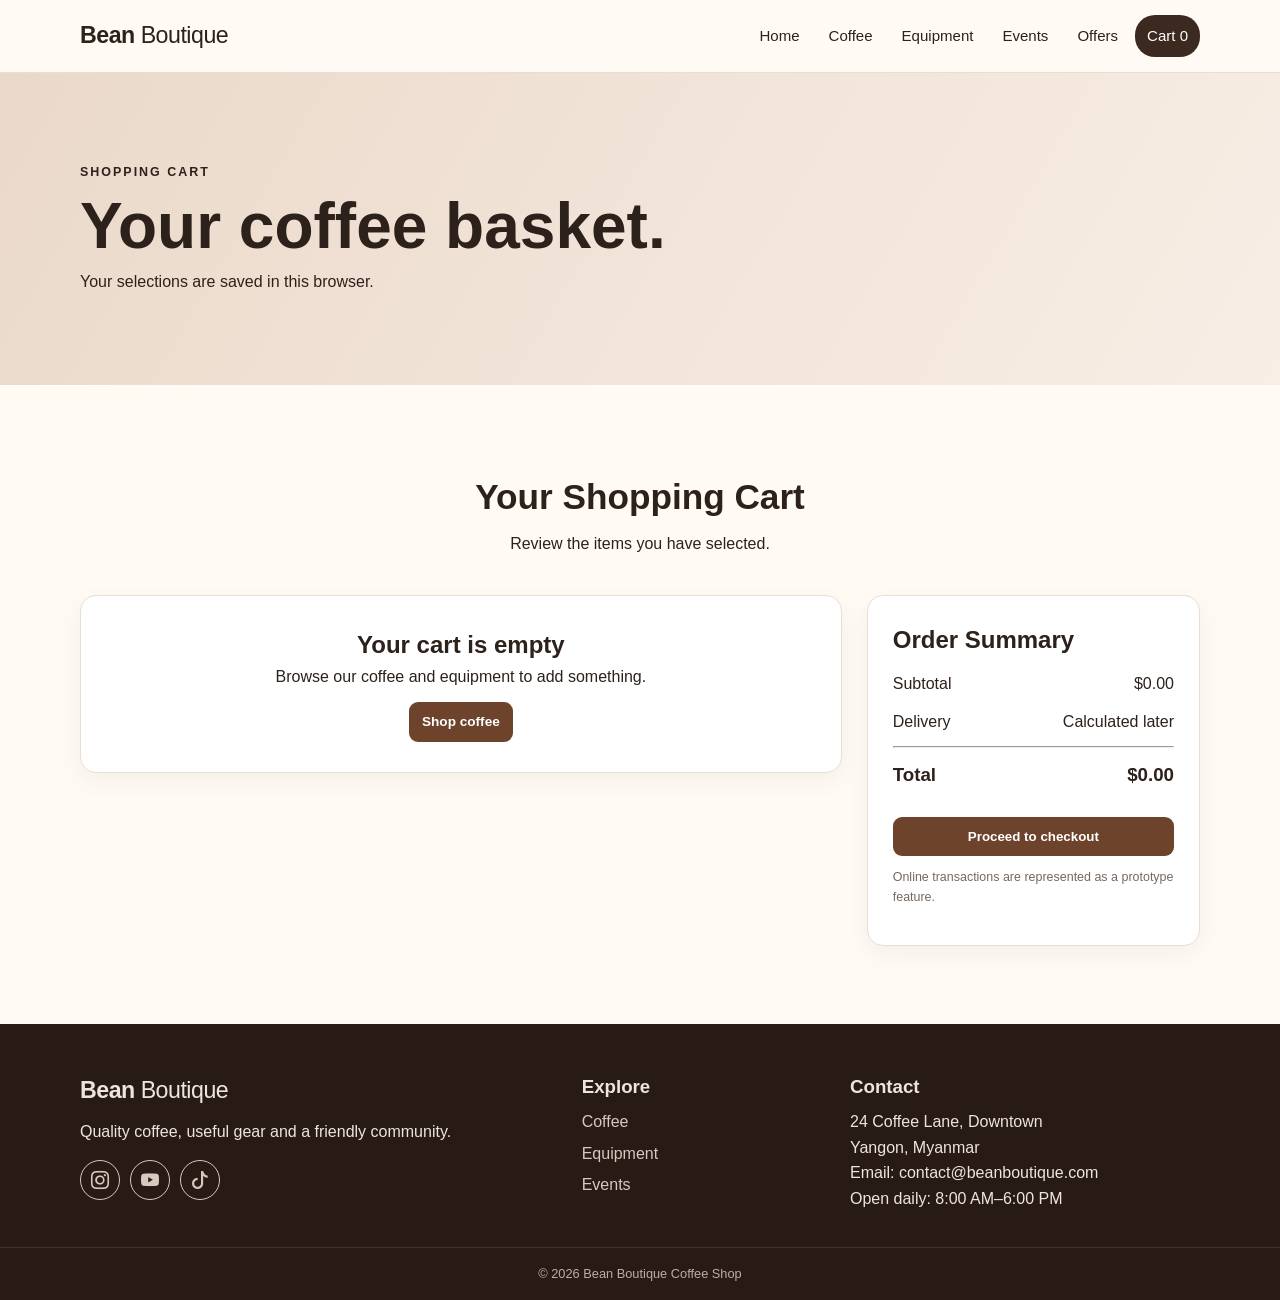
<file: cart.html>
<!DOCTYPE html>
<html lang="en">

<head>
    <meta charset="UTF-8">
    <meta name="viewport" content="width=device-width, initial-scale=1.0">
    <title>Bean Boutique | Shopping Cart</title>
    <link rel="stylesheet" href="css/style.css">
    <link rel="stylesheet" href="https://cdn.jsdelivr.net/npm/bootstrap-icons@1.11.3/font/bootstrap-icons.min.css">
</head>

<body>
    <header class="site-header">
        <div class="container nav-wrap">
            <a class="logo" href="index.html">Bean <span>Boutique</span></a>
            <button class="menu-toggle" aria-label="Open navigation">☰</button>

            <nav>
                <a href="index.html">Home</a>
                <a href="coffee.html">Coffee</a>
                <a href="equipment.html">Equipment</a>
                <a href="events.html">Events</a>
                <a href="offers.html">Offers</a>
                <a class="active" href="cart.html">Cart <span id="cart-count">0</span></a>
            </nav>
        </div>
    </header>

    <main>
        <section class="page-hero">
            <div class="container">
                <p class="section-label">Shopping Cart</p>
                <h1>Your coffee basket.</h1>
                <p>Your selections are saved in this browser.</p>
            </div>
        </section>

        <section class="section">
            <div class="container">

                <div class="section-heading">
                    <h2>Your Shopping Cart</h2>
                    <p>Review the items you have selected.</p>
                </div>

                <div class="cart-layout">

                    <div id="cart-items"></div>

                    <aside class="summary">
                        <h2>Order Summary</h2>

                        <p>
                            Subtotal
                            <span id="subtotal">$0.00</span>
                        </p>

                        <p>
                            Delivery
                            <span>Calculated later</span>
                        </p>

                        <hr>

                        <h3>
                            Total
                            <span id="cart-total">$0.00</span>
                        </h3>

                        <button class="btn" id="checkout">
                            Proceed to checkout
                        </button>

                        <p class="small-note">
                            Online transactions are represented as a prototype feature.
                        </p>
                    </aside>

                </div>
            </div>
        </section>
    </main>

    <footer class="footer">
        <div class="container footer-grid">

            <div>
                <a class="logo" href="index.html">Bean <span>Boutique</span></a>
                <p>Quality coffee, useful gear and a friendly community.</p>
                <div class="footer-social">

                    <a href="https://www.instagram.com/" target="_blank" rel="noopener"
                        aria-label="Follow Bean Boutique on Instagram">
                        <i class="bi bi-instagram"></i>
                    </a>

                    <a href="https://www.youtube.com/" target="_blank" rel="noopener"
                        aria-label="Follow Bean Boutique on YouTube">
                        <i class="bi bi-youtube"></i>
                    </a>

                    <a href="https://www.tiktok.com/" target="_blank" rel="noopener"
                        aria-label="Follow Bean Boutique on TikTok">
                        <i class="bi bi-tiktok"></i>
                    </a>

                </div>
            </div>

            <div>
                <h3>Explore</h3>
                <a href="coffee.html">Coffee</a>
                <a href="equipment.html">Equipment</a>
                <a href="events.html">Events</a>
            </div>

            <div>
                <h3>Contact</h3>
                <p>24 Coffee Lane, Downtown</p>
                <p>Yangon, Myanmar</p>
                <p>Email: contact@beanboutique.com</p>
                <p>Open daily: 8:00 AM–6:00 PM</p>
            </div>

        </div>

        <div class="copyright">
            © 2026 Bean Boutique Coffee Shop
        </div>
    </footer>

    <script src="js/script.js"></script>
</body>

</html>
</file>
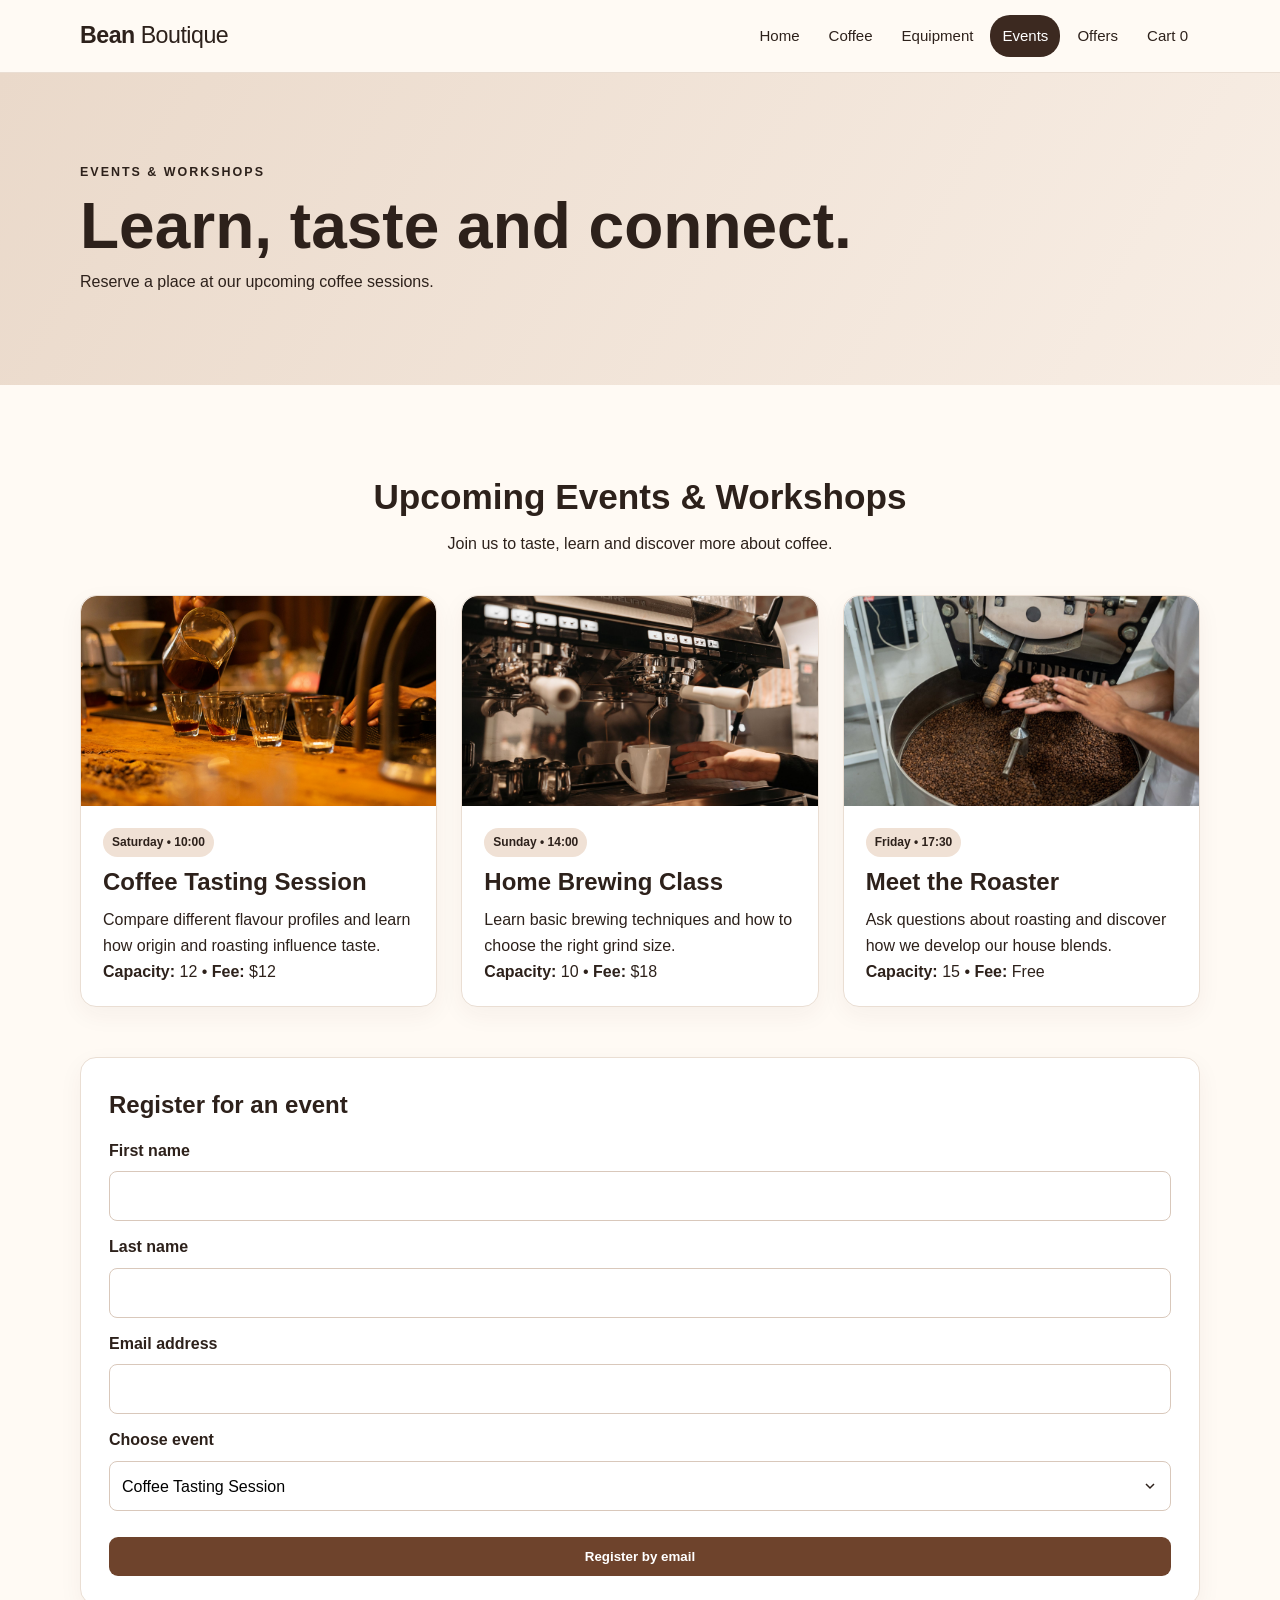
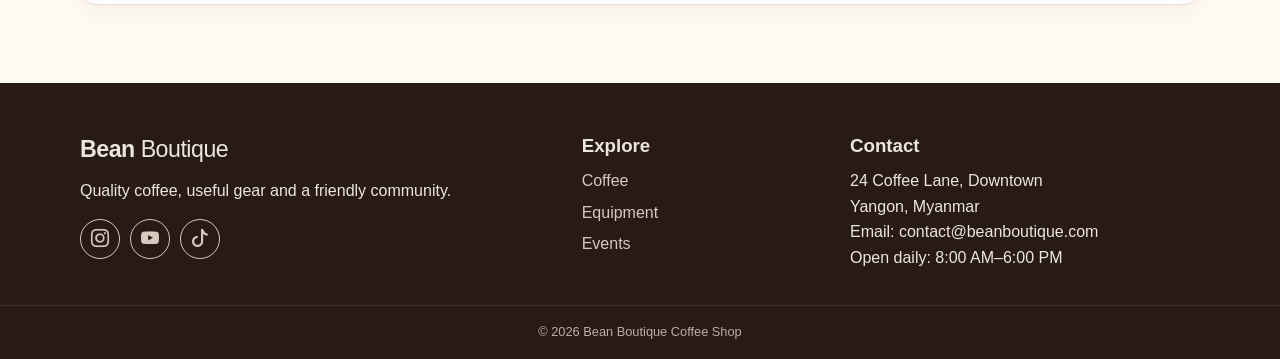
<file: events.html>
<!DOCTYPE html>

<html lang="en">

<head>
    <meta charset="UTF-8">
    <meta name="viewport" content="width=device-width, initial-scale=1.0">
    <title>Bean Boutique | Events & Workshops</title>
    <link rel="stylesheet" href="css/style.css">
    <link rel="stylesheet" href="https://cdn.jsdelivr.net/npm/bootstrap-icons@1.11.3/font/bootstrap-icons.min.css">
    <script src="https://challenges.cloudflare.com/turnstile/v0/api.js" async defer></script>
</head>

<body>
    <header class="site-header">
        <div class="container nav-wrap">
            <a class="logo" href="index.html">Bean <span>Boutique</span></a>
            <button class="menu-toggle" aria-label="Open navigation">☰</button>
            <nav>
                <a href="index.html">Home</a>
                <a href="coffee.html">Coffee</a>
                <a href="equipment.html">Equipment</a>
                <a class="active" href="events.html">Events</a>
                <a href="offers.html">Offers</a>
                <a href="cart.html">Cart <span id="cart-count">0</span></a>
            </nav>
        </div>
    </header>

    <main>
        <section class="page-hero">
            <div class="container">
                <p class="section-label">Events & Workshops</p>
                <h1>Learn, taste and connect.</h1>
                <p>Reserve a place at our upcoming coffee sessions.</p>
            </div>
        </section>

        <section class="section">
            <div class="container">

                <div class="section-heading">
                    <h2>Upcoming Events & Workshops</h2>
                    <p>Join us to taste, learn and discover more about coffee.</p>
                </div>

                <div class="product-grid">

                    <article class="event-card">
                        <div class="product-image">
                            <img src="images/coffee-tasting-session.jpg"
                                alt="Coffee tasting session with cups and spoons">
                        </div>

                        <div class="product-body">
                            <span class="tag">Saturday • 10:00</span>
                            <h2>Coffee Tasting Session</h2>
                            <p>Compare different flavour profiles and learn how origin and roasting influence taste.
                            </p>
                            <p><b>Capacity:</b> 12 • <b>Fee:</b> $12</p>
                        </div>
                    </article>

                    <article class="event-card">
                        <div class="product-image">
                            <img src="images/home-brewing.jpg"
                                alt="Person preparing coffee during a home brewing class">
                        </div>

                        <div class="product-body">
                            <span class="tag">Sunday • 14:00</span>
                            <h2>Home Brewing Class</h2>
                            <p>Learn basic brewing techniques and how to choose the right grind size.</p>
                            <p><b>Capacity:</b> 10 • <b>Fee:</b> $18</p>
                        </div>
                    </article>

                    <article class="event-card">
                        <div class="product-image">
                            <img src="images/meet-the-roaster.jpg"
                                alt="Coffee roasting equipment used during a roasting demonstration">
                        </div>

                        <div class="product-body">
                            <span class="tag">Friday • 17:30</span>
                            <h2>Meet the Roaster</h2>
                            <p>Ask questions about roasting and discover how we develop our house blends.</p>
                            <p><b>Capacity:</b> 15 • <b>Fee:</b> Free</p>
                        </div>
                    </article>

                </div>

                <form class="form-card event-registration" action="mailto:contact@beanboutique.com">

                    <h2>Register for an event</h2>

                    <label for="first-name">First name</label>
                    <input id="first-name" name="first-name" required>

                    <label for="last-name">Last name</label>
                    <input id="last-name" name="last-name" required>

                    <label for="email">Email address</label>
                    <input id="email" name="email" type="email" required>

                    <label for="event">Choose event</label>
                    <select id="event" name="event">
                        <option>Coffee Tasting Session</option>
                        <option>Home Brewing Class</option>
                        <option>Meet the Roaster</option>
                    </select>

                    <div class="cf-turnstile" data-sitekey="0x4AAAAAAEskHBtlmQzDWaT0" data-theme="light">
                    </div>

                    <button class="btn" type="submit">Register by email</button>

                </form>

            </div>
        </section>
    </main>

    <footer class="footer">
        <div class="container footer-grid">
            <div>
                <a class="logo" href="index.html">Bean <span>Boutique</span></a>
                <p>Quality coffee, useful gear and a friendly community.</p>
                <div class="footer-social">

                    <a href="https://www.instagram.com/" target="_blank" rel="noopener"
                        aria-label="Follow Bean Boutique on Instagram">
                        <i class="bi bi-instagram"></i>
                    </a>

                    <a href="https://www.youtube.com/" target="_blank" rel="noopener"
                        aria-label="Follow Bean Boutique on YouTube">
                        <i class="bi bi-youtube"></i>
                    </a>

                    <a href="https://www.tiktok.com/" target="_blank" rel="noopener"
                        aria-label="Follow Bean Boutique on TikTok">
                        <i class="bi bi-tiktok"></i>
                    </a>

                </div>
            </div>

            <div>
                <h3>Explore</h3>
                <a href="coffee.html">Coffee</a>
                <a href="equipment.html">Equipment</a>
                <a href="events.html">Events</a>
            </div>

            <div>
                <h3>Contact</h3>
                <p>24 Coffee Lane, Downtown</p>
                <p>Yangon, Myanmar</p>
                <p>Email: contact@beanboutique.com</p>
                <p>Open daily: 8:00 AM–6:00 PM</p>
            </div>
        </div>

        <div class="copyright">© 2026 Bean Boutique Coffee Shop</div>
    </footer>

    <script src="js/script.js"></script>


</body>

</html>
</file>
<file: css/style.css>
* {
    box-sizing: border-box;
    margin: 0;
    padding: 0
}

html {
    scroll-behavior: smooth
}

body {
    font-family: Arial, sans-serif;
    line-height: 1.6;
    color: #2d211b;
    background: #fffaf4
}

a {
    color: inherit;
    text-decoration: none
}

.container {
    width: min(1120px, 92%);
    margin: auto
}

.site-header {
    position: sticky;
    top: 0;
    z-index: 20;
    background: #fffaf4dd;
    backdrop-filter: blur(10px);
    border-bottom: 1px solid #eaded3
}

.nav-wrap {
    min-height: 72px;
    display: flex;
    align-items: center;
    justify-content: space-between;
    gap: 25px
}

.logo {
    font-size: 1.45rem;
    font-weight: 800;
    letter-spacing: -.5px
}

.logo span {
    font-weight: 400
}

.nav-wrap nav {
    display: flex;
    gap: 5px;
    align-items: center
}

.nav-wrap nav a {
    padding: 9px 12px;
    border-radius: 20px;
    font-size: .94rem
}

.nav-wrap nav a:hover,
.nav-wrap nav .active {
    background: #3c2920;
    color: #fff;
    transition: 0.35s;
}

.menu-toggle {
    display: none;
    background: none;
    border: 0;
    font-size: 1.6rem
}

.hero {
    min-height: 600px;
    display: flex;
    align-items: center;
    background:
        linear-gradient(#0008, #0008),
        url("../images/hero-image.png") center/cover no-repeat;
    color: #fff;
    position: relative;
    overflow: hidden
}

.hero-content {
    position: relative;
    z-index: 1;
    max-width: 720px
}

.hero h1 {
    font-size: clamp(2.5rem, 7vw, 5rem);
    line-height: 1.05;
    margin: 12px 0 20px
}

.hero p:not(.section-label) {
    font-size: 1.15rem;
    max-width: 600px;
    color: #f4e9df
}

.section-label {
    text-transform: uppercase;
    letter-spacing: 2px;
    font-size: .78rem;
    font-weight: bold
}

.hero-buttons {
    margin-top: 28px
}

.btn {
    display: inline-block;
    border: 0;
    border-radius: 9px;
    padding: 12px 19px;
    background: #6e432c;
    color: #fff;
    font-weight: bold;
    cursor: pointer;
    transition: .2s
}

.btn:hover {
    transform: translateY(-2px);
    box-shadow: 0 8px 18px #0002
}

.btn-outline {
    background: transparent;
    border: 1px solid #fff
}

.btn.small {
    padding: 9px 13px;
    font-size: .85rem;
    margin-top: 12px
}

.section {
    padding: 78px 0
}

.soft {
    background: #f3e9df
}

.section-heading {
    text-align: center;
    max-width: 680px;
    margin: 0 auto 38px
}

.section-heading h2 {
    font-size: 2.2rem;
    margin: 6px 0
}

.card-grid {
    display: grid;
    gap: 22px
}

.card-grid.three {
    grid-template-columns: repeat(3, 1fr)
}

.feature-card,
.product-card,
.event-card,
.form-card,
.price-card,
.summary {
    background: #fff;
    border: 1px solid #eaded3;
    border-radius: 16px;
    box-shadow: 0 8px 25px #4b30220d
}

.feature-card {
    padding: 30px;
    text-align: center
}

.feature-card .icon {
    font-size: 2.4rem;
    margin-bottom: 10px
}

.feature-card h3 {
    margin-bottom: 7px
}

.product-grid {
    display: grid;
    grid-template-columns: repeat(3, 1fr);
    gap: 24px
}

.product-image {
    height: 210px;
    overflow: hidden;
    border-radius: 16px 16px 0 0;
}

.product-image img {
    width: 100%;
    height: 100%;
    object-fit: cover;

}

.gear-image {
    background: linear-gradient(135deg, #cbb8aa, #79685e)
}

.product-body {
    padding: 22px
}

.product-body h2,
.product-body h3 {
    margin: 6px 0
}

.product-body strong {
    display: block;
    margin-top: 10px;
    font-size: 1.15rem
}

.tag {
    display: inline-block;
    padding: 5px 9px;
    border-radius: 20px;
    background: #f0e1d5;
    font-size: .75rem;
    font-weight: bold
}

.footer {
    background: #281b15;
    color: #eee5df;
    padding-top: 48px
}

.footer-grid {
    display: grid;
    grid-template-columns: 2fr 1fr 1.5fr;
    gap: 35px;
    padding-bottom: 35px
}

.footer a:not(.logo) {
    display: block;
    margin-top: 6px;
    color: #d8c9be
}

.footer h3 {
    margin-bottom: 7px
}

.footer .logo {
    display: inline-block;
    margin-bottom: 10px
}

.copyright {
    text-align: center;
    border-top: 1px solid #ffffff1a;
    padding: 16px;
    font-size: .8rem;
    color: #bcaea5
}

.page-hero {
    padding: 90px 0;
    background: linear-gradient(120deg, #ead9ca, #f8eee5)
}

.page-hero h1 {
    font-size: clamp(2.2rem, 5vw, 4rem);
    line-height: 1.1;
    margin: 8px 0
}

.search-row {
    max-width: 600px;
    margin: 0 auto 35px;
    display: flex;
    gap: 12px;
    align-items: center
}

.search-row label {
    font-weight: bold;
    white-space: nowrap
}
.search-row input,
.form-card input,
.form-card select {
    width: 100%;
    padding: 12px;
    height: 50px;
    border: 1px solid #d9c8bb;
    border-radius: 8px;
    background: #fff;
}

.form-card select {
    -webkit-appearance: none;
    appearance: none;
    font: inherit;
    background: #fff;
    cursor: pointer;
}
.form-card select {
    -webkit-appearance: none;
    appearance: none;
    font: inherit;
    height: 50px;
    padding: 12px 40px 12px 12px;
    border: 1px solid #d9c8bb;
    border-radius: 8px;
    background: #fff url("data:image/svg+xml,%3Csvg xmlns='http://www.w3.org/2000/svg' width='12' height='12' viewBox='0 0 12 12'%3E%3Cpath d='M2 4l4 4 4-4' fill='none' stroke='%232d211b' stroke-width='1.5'/%3E%3C/svg%3E") no-repeat right 14px center;
    cursor: pointer;
}

.search-row input {
    max-width: 430px
}

.event-layout {
    display: grid;
    grid-template-columns: 1.3fr .7fr;
    gap: 28px
}

.event-card {
    background: #fff;
    border: 1px solid #eaded3;
    border-radius: 16px;
    box-shadow: 0 8px 25px #4b30220d;
    overflow: hidden;
}

.form-card {
    padding: 28px;
    display: flex;
    flex-direction: column;
    gap: 8px;
    align-self: start
}

.form-card label {
    font-weight: bold;
    margin-top: 5px
}

.form-card .btn {
    margin-top: 10px
}

.pricing-grid {
    display: grid;
    grid-template-columns: repeat(3, 1fr);
    gap: 24px
}

.price-card {
    padding: 30px
}

.price-card.featured {
    border: 2px solid #6e432c;
    transform: translateY(-8px)
}

.price-card h2 {
    margin: 12px 0
}

.price {
    font-size: 2.3rem;
    font-weight: bold
}

.price small {
    font-size: .9rem;
    font-weight: normal
}

.price-card ul {
    margin: 18px 0 22px;
    padding-left: 20px
}

.offer-banner {
    margin-top: 35px;
    padding: 25px;
    border-radius: 14px;
    background: #3c2920;
    color: #fff
}

.cart-layout {
    display: grid;
    grid-template-columns: 1.6fr .7fr;
    gap: 25px
}

.cart-row {
    display: grid;
    grid-template-columns: 1fr 120px 70px;
    align-items: center;
    gap: 15px;
    padding: 18px;
    background: #fff;
    border: 1px solid #eaded3;
    border-radius: 12px;
    margin-bottom: 12px
}

.cart-row strong {
    text-align: center;
}

.cart-row .remove {
    text-align: right;
}

.remove {
    border: 0;
    background: none;
    text-decoration: underline;
    cursor: pointer
}

.summary {
    padding: 25px;
    align-self: start
}

.summary p,
.summary h3 {
    display: flex;
    justify-content: space-between;
    margin: 12px 0
}

.summary .btn {
    width: 100%;
    margin-top: 15px
}

.small-note {
    font-size: .78rem;
    color: #76685f
}

.modal {
    display: none;
    position: fixed;
    inset: 0;
    background: #0008;
    z-index: 50;
    align-items: center;
    justify-content: center;
    padding: 20px
}

.modal.show {
    display: flex
}

.modal-box {
    background: #fffaf4f1;
    border-radius: 18px;
    padding: 35px;
    max-width: 500px;
    position: relative
}

.modal-box h2 {
    font-size: 2rem;
    margin: 7px 0
}

.modal-box form {
    display: flex;
    gap: 8px;
    margin-top: 18px
}

.modal-box input {
    flex: 1;
    padding: 12px;
    border: 1px solid #d9c8bb;
    border-radius: 8px
}

.close-modal {
    position: absolute;
    right: 14px;
    top: 8px;
    background: none;
    border: 0;
    font-size: 2rem;
    cursor: pointer
}

.usage-tips {
    margin-top: 50px;
    padding: 35px;
    background: #f3e9df;
    border-radius: 16px
}

.usage-tips .section-heading {
    text-align: center;
    margin-bottom: 25px
}

.tips-grid {
    display: grid;
    grid-template-columns: repeat(2, 1fr);
    gap: 20px
}

.tip-card {
    background: #fff;
    padding: 24px;
    border: 1px solid #eaded3;
    border-radius: 12px
}

.tip-card h3 {
    margin-bottom: 8px
}

.tip-card p {
    line-height: 1.6;
    margin: 0
}

.map-card {
    background: #fff;
    border: 1px solid #eaded3;
    border-radius: 16px;
    overflow: hidden;
    box-shadow: 0 8px 25px #4b30220d;
}

.map-card iframe {
    width: 100%;
    height: 350px;
    border: 0;
}

.map-info {
    padding: 24px;
}

.map-info h3 {
    margin-bottom: 8px;
}

.map-info p {
    margin: 4px 0;
}

.social-grid {
    display: grid;
    grid-template-columns: repeat(3, 1fr);
    gap: 22px
}

.social-card {
    background: #fff;
    border: 1px solid #eaded3;
    border-radius: 16px;
    padding: 28px;
    text-align: center;
    box-shadow: 0 8px 25px #4b30220d
}

.social-icon {
    font-size: 2.5rem;
    margin-bottom: 12px
}

.social-card h3 {
    margin-bottom: 8px
}

.social-card p {
    color: #76685f
}

.social-button {
    text-align: center;
    margin-top: 28px
}

.product-image a {
    display: block;
    width: 100%;
    height: 100%;
}

/* SweetAlert2 custom popup */
.bean-popup {
    border-radius: 16px;
    background: #fffaf4;
    color: #000;
}

.bean-popup .swal2-title {
    color: #000;
}

.bean-popup .swal2-html-container {
    color: #000;
}

.bean-popup .swal2-confirm {
    background: #3c2920;
    border-radius: 16px;
}

.event-registration {
    width: 100%;
    max-width: none;
    margin: 50px 0 0;
}

/* Featured products and events slideshow */
.featured-slideshow {
    position: relative;
    max-width: 700px;
    margin: 0 auto;
}

.featured-slide {
    display:none;
    background:#fff;
    border:1px solid #eaded3;
    border-radius:16px;
    box-shadow:0 8px 25px #4b30220d;
    overflow:hidden;
}

.featured-slide.active {
    display:block;
    animation:slideFade 0.6s ease;
}

@keyframes slideFade {
    from {
        opacity:0;
    }

    to {
        opacity:1;
    }
}

.featured-slide .product-image {
    height: 320px;
}

.featured-slide .product-body {
    padding: 28px;
}

.featured-slide .product-body h3 {
    font-size: 1.6rem;
    margin: 8px 0;
}

.slide-button {
    position: absolute;
    top: 50%;
    transform: translateY(-50%);
    width: 42px;
    height: 42px;
    border: 0;
    border-radius: 50%;
    background: #3c2920;
    color: #fff;
    font-size: 1.3rem;
    cursor: pointer;
    z-index: 2;
    transition: .2s;
}

.slide-button:hover {
    transform: translateY(-50%) scale(1.05);
    background: #6e432c;
}

.slide-button.previous {
    left:-55px;
}

.slide-button.next {
    right:-55px;
}

.slide-dots {
    display: flex;
    justify-content: center;
    gap: 8px;
    margin-top: 20px;
}

.slide-dot {
    width: 10px;
    height: 10px;
    padding: 0;
    border: 0;
    border-radius: 50%;
    background: #cbb8aa;
    cursor: pointer;
}

.slide-dot.active {
    background: #3c2920;
}
.footer .footer-social {
    display: flex;
    gap: 10px;
    margin-top: 15px;
}

.footer .footer-social a {
    width: 40px;
    height: 40px;
    margin: 0;
    padding: 0;
    display: flex;
    align-items: center;
    justify-content: center;
    border: 1px solid #d8c9be;
    border-radius: 50%;
    color: #d8c9be;
    text-decoration: none;
    line-height: 1;
}

.footer .footer-social a .bi {
    font-size: 18px;
    line-height: 1;
    margin: 0;
    padding: 0;
}

.footer .footer-social a:hover {
    background: #6e432c;
    color: #fff;
}
@media(max-width:800px) {
    .menu-toggle {
        display: block
    }

    .nav-wrap {
        position: relative
    }

    .nav-wrap nav {
        display: none;
        position: absolute;
        top: 72px;
        left: 0;
        right: 0;
        background: #fffaf4cc;
        padding: 15px;
        flex-direction: column;
        align-items: stretch;
        border: 1px solid #eaded3;
        border-radius: 16px;
    }

    .nav-wrap nav.open {
        display: flex
    }

    .card-grid.three,
    .product-grid,
    .pricing-grid {
        grid-template-columns: 1fr 1fr
    }

    .event-layout,
    .cart-layout,
    .footer-grid {
        grid-template-columns: 1fr
    }

    .price-card.featured {
        transform: none
    }

    .hero {
        min-height: 520px
    }
}

@media(max-width:520px) {

    .card-grid.three,
    .product-grid,
    .pricing-grid,
    .tips-grid,
    .social-grid {
        grid-template-columns: 1fr
    }

    .featured-slide .product-image {
        height: 220px;
    }

    .featured-slide .product-body {
        padding: 22px;
    }

    .slide-button.previous {
        left: 10px;
    }

    .slide-button.next {
        right: 10px;
    }

    .hero-buttons,
    .modal-box form,
    .search-row {
        flex-direction: column;
        align-items: stretch
    }

    .search-row label {
        white-space: normal
    }

    .hero h1 {
        font-size: 2.7rem
    }

    .section {
        padding: 55px 0
    }

    .product-image {
        height: 180px
    }

    .cart-row {
    display: flex;
    align-items: flex-start;
    flex-direction: column
    }
}
</file>
